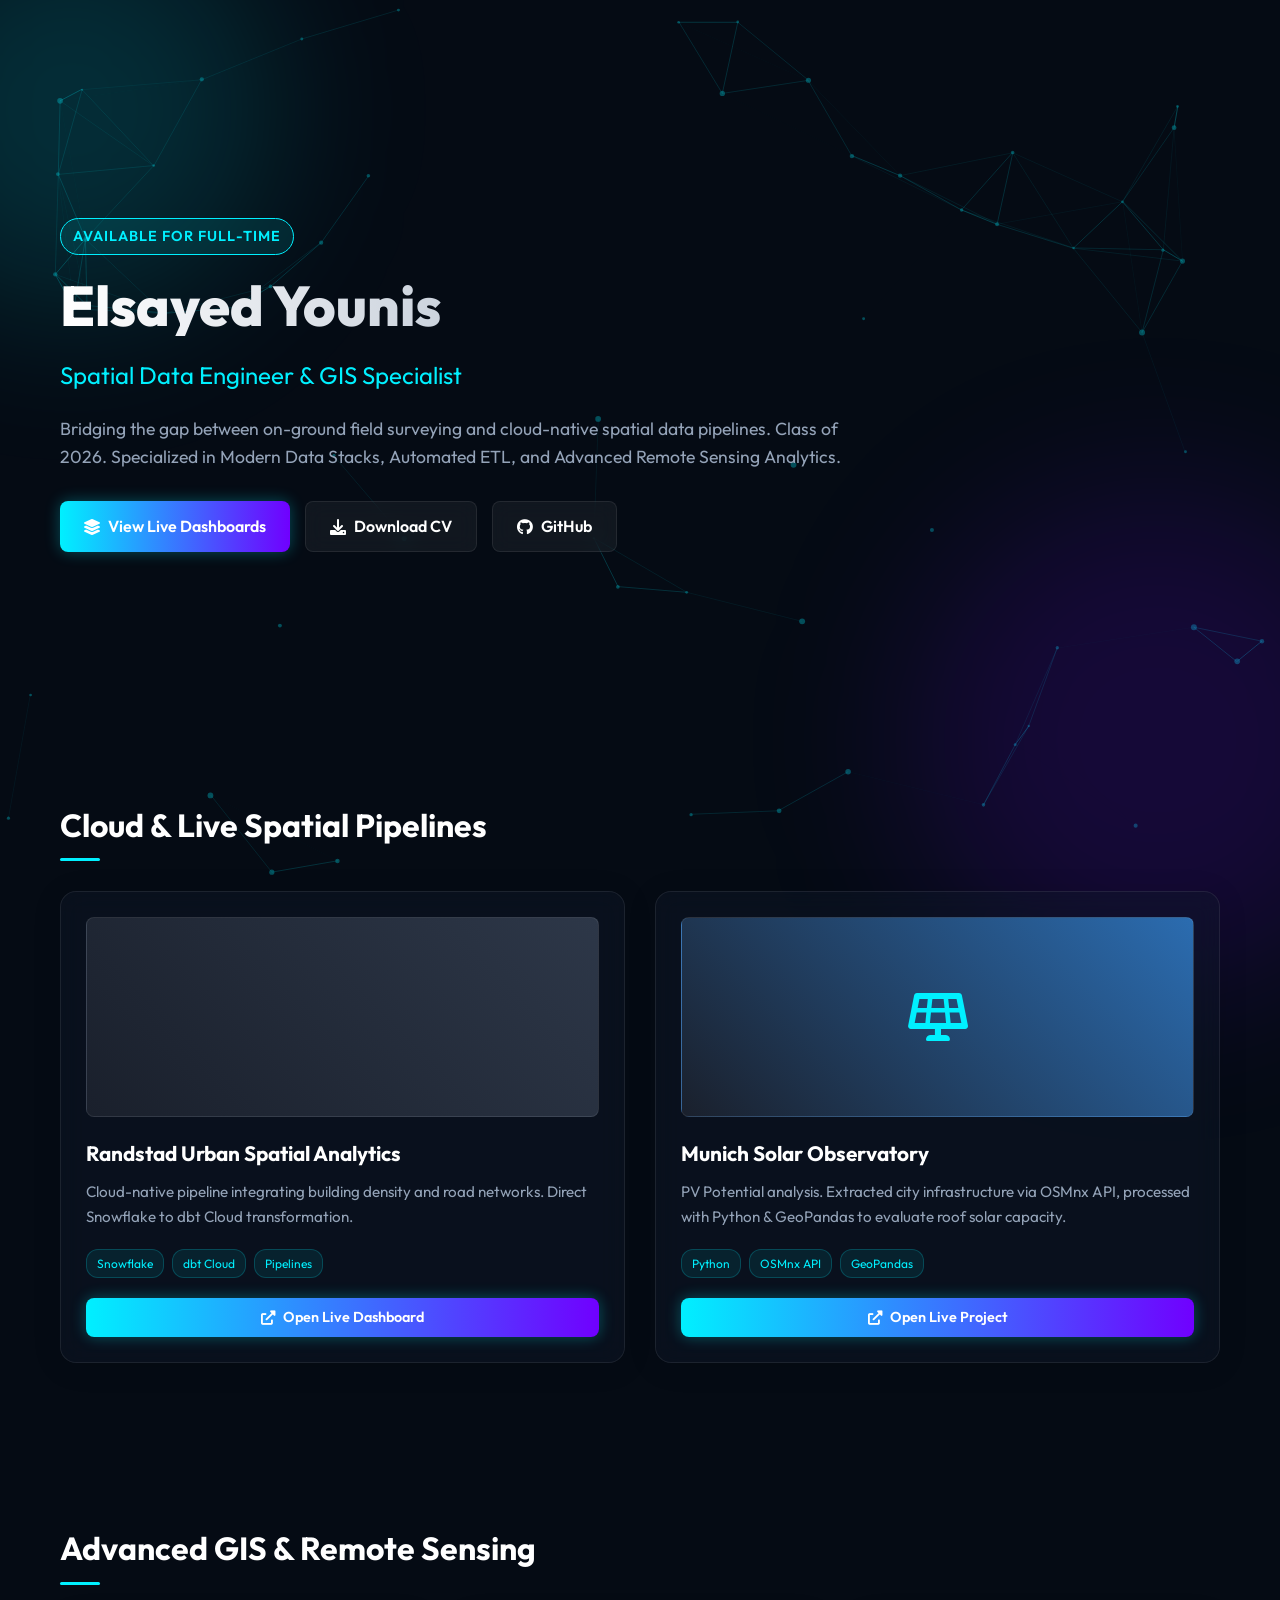
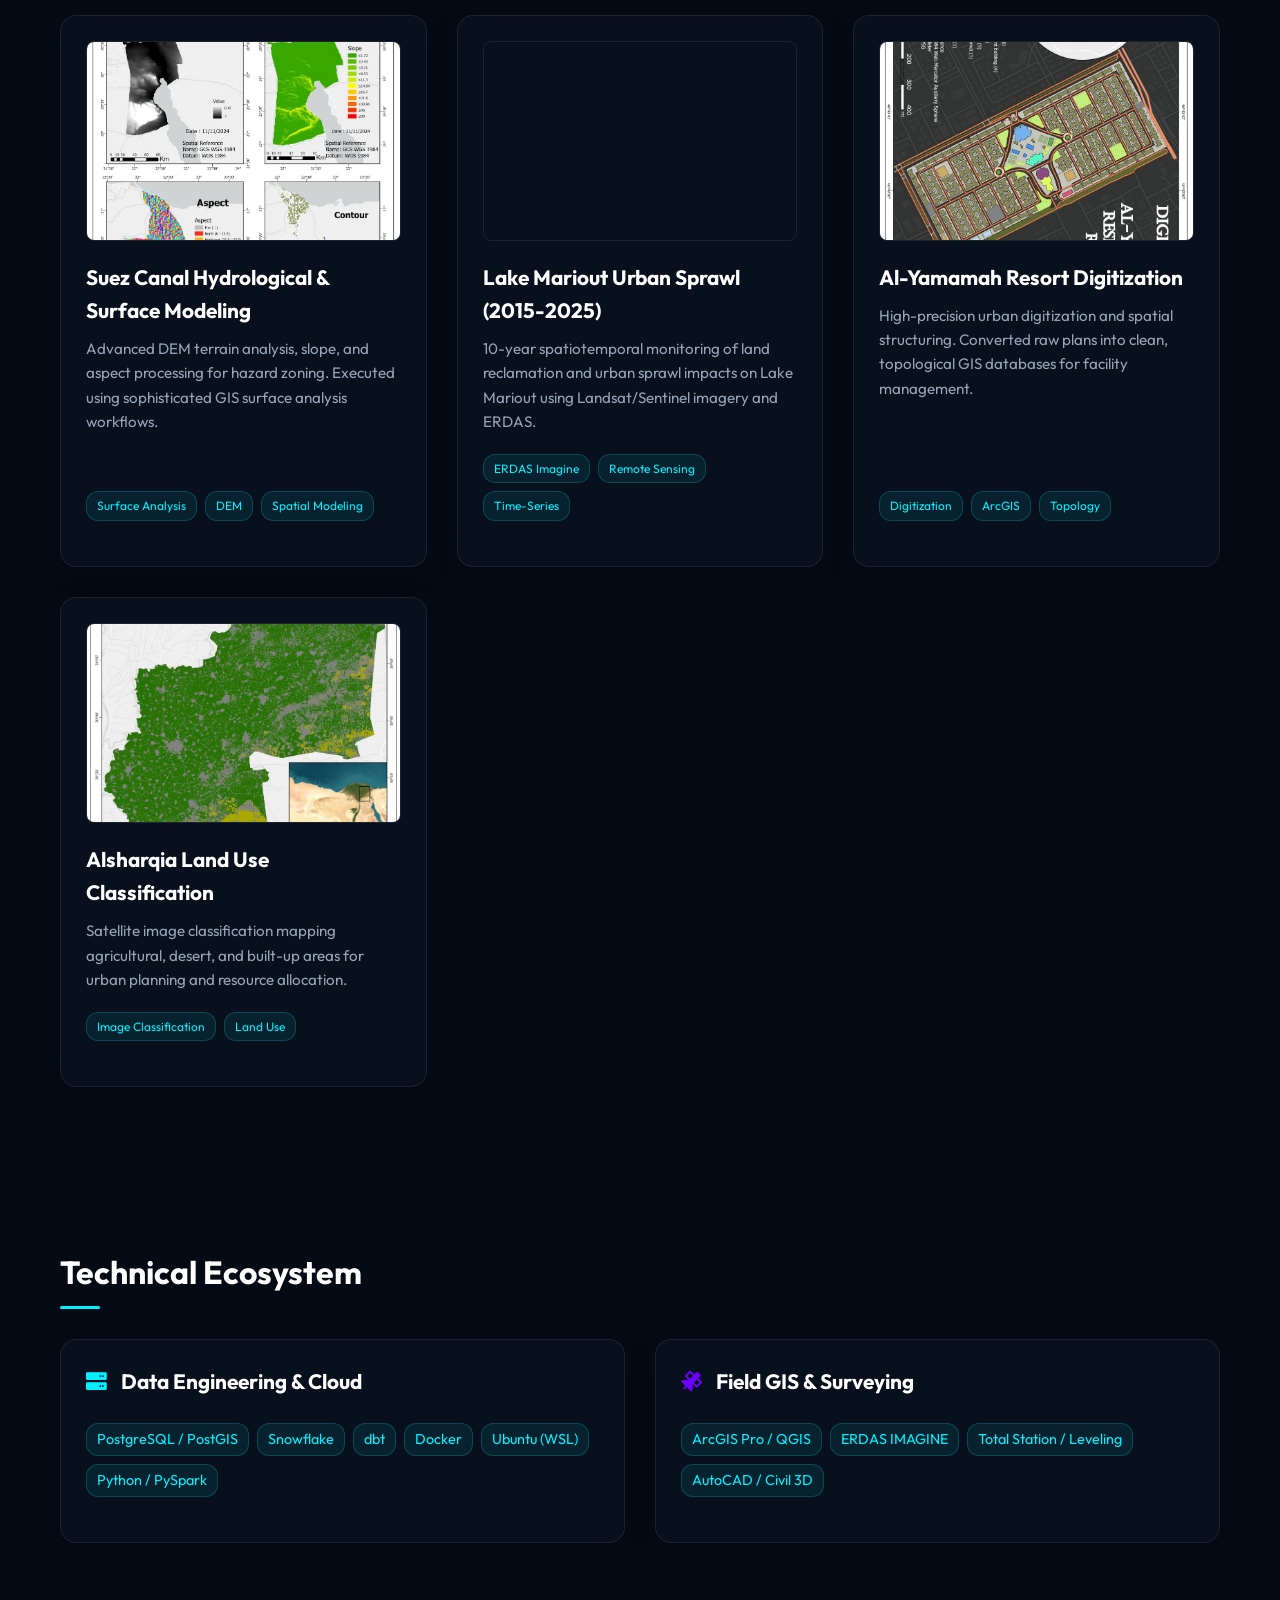
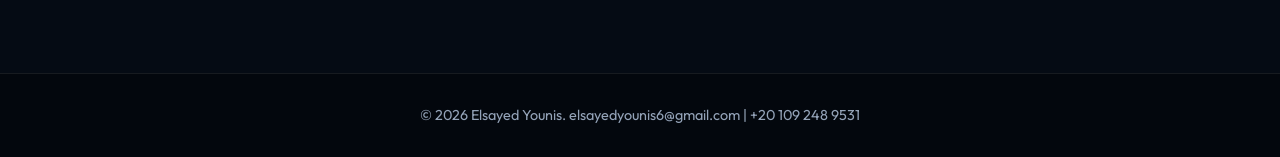
<file: index.html>
<!DOCTYPE html>
<html lang="en">
<head>
    <meta charset="UTF-8">
    <meta name="viewport" content="width=device-width, initial-scale=1.0">
    <title>Elsayed Younis | Spatial Data Engineer</title>
    <link href="https://fonts.googleapis.com/css2?family=Outfit:wght@300;400;600;800&display=swap" rel="stylesheet">
    <link rel="stylesheet" href="https://cdnjs.cloudflare.com/ajax/libs/font-awesome/6.0.0/css/all.min.css">
    <style>
        :root {
            --primary: #00f0ff;
            --secondary: #7000ff;
            --bg: #050b14;
            --glass-bg: rgba(16, 25, 43, 0.4);
            --glass-border: rgba(255, 255, 255, 0.08);
            --text-main: #e2e8f0;
            --text-muted: #94a3b8;
        }

        * { margin: 0; padding: 0; box-sizing: border-box; font-family: 'Outfit', sans-serif; }
        
        body { background-color: var(--bg); color: var(--text-main); overflow-x: hidden; line-height: 1.6; }
        
        /* Interactive Pipeline Canvas Background */
        #network-canvas { position: fixed; top: 0; left: 0; width: 100vw; height: 100vh; z-index: -1; opacity: 0.6; }

        /* Glowing Orbs for Glassmorphism Background */
        .orb { position: absolute; border-radius: 50%; filter: blur(80px); z-index: -1; animation: float 10s infinite alternate ease-in-out; }
        .orb-1 { top: -10%; left: -10%; width: 400px; height: 400px; background: rgba(0, 240, 255, 0.15); }
        .orb-2 { bottom: -10%; right: -10%; width: 500px; height: 500px; background: rgba(112, 0, 255, 0.15); }

        @keyframes float { 0% { transform: translate(0, 0); } 100% { transform: translate(30px, 50px); } }

        .container { max-width: 1200px; margin: 0 auto; padding: 0 20px; position: relative; z-index: 1; }

        /* Glassmorphism Classes */
        .glass-panel {
            background: var(--glass-bg);
            backdrop-filter: blur(12px);
            -webkit-backdrop-filter: blur(12px);
            border: 1px solid var(--glass-border);
            border-radius: 16px;
            box-shadow: 0 4px 30px rgba(0, 0, 0, 0.1);
        }

        /* Hero Section */
        .hero { min-height: 80vh; display: flex; align-items: center; padding-top: 50px; }
        .hero-content { max-width: 800px; }
        .hero-badge { display: inline-block; padding: 6px 12px; background: rgba(0, 240, 255, 0.1); border: 1px solid var(--primary); color: var(--primary); border-radius: 20px; font-size: 0.9rem; margin-bottom: 20px; font-weight: 600; letter-spacing: 1px;}
        .hero h1 { font-size: 3.5rem; font-weight: 800; line-height: 1.1; margin-bottom: 20px; background: linear-gradient(to right, #fff, var(--text-muted)); -webkit-background-clip: text; -webkit-text-fill-color: transparent; }
        .hero h2 { font-size: 1.5rem; color: var(--primary); font-weight: 400; margin-bottom: 20px; }
        .hero p { font-size: 1.1rem; color: var(--text-muted); margin-bottom: 30px; }

        /* Buttons */
        .btn-group { display: flex; gap: 15px; flex-wrap: wrap; }
        .btn { padding: 12px 24px; border-radius: 8px; text-decoration: none; font-weight: 600; transition: all 0.3s ease; display: inline-flex; align-items: center; gap: 8px; cursor: pointer; border: none; }
        .btn-glow { background: linear-gradient(90deg, var(--primary), var(--secondary)); color: #fff; box-shadow: 0 0 15px rgba(0, 240, 255, 0.3); }
        .btn-glow:hover { box-shadow: 0 0 25px rgba(112, 0, 255, 0.6); transform: translateY(-2px); }
        .btn-glass { background: rgba(255, 255, 255, 0.05); color: #fff; border: 1px solid var(--glass-border); backdrop-filter: blur(10px); }
        .btn-glass:hover { background: rgba(255, 255, 255, 0.1); border-color: var(--primary); transform: translateY(-2px); }

        /* Sections */
        .section { padding: 80px 0; }
        .section-title { font-size: 2rem; margin-bottom: 40px; display: inline-block; position: relative; color: #fff; }
        .section-title::after { content: ''; position: absolute; left: 0; bottom: -10px; width: 40px; height: 3px; background: var(--primary); border-radius: 2px; }

        /* Projects Grid */
        .grid { display: grid; grid-template-columns: repeat(auto-fit, minmax(320px, 1fr)); gap: 30px; }
        
        .card { padding: 25px; transition: transform 0.3s, border-color 0.3s; position: relative; overflow: hidden; display: flex; flex-direction: column;}
        .card:hover { transform: translateY(-5px); border-color: var(--primary); }
        .card-img { width: 100%; height: 200px; border-radius: 8px; object-fit: cover; margin-bottom: 20px; border: 1px solid var(--glass-border); }
        .card h3 { font-size: 1.3rem; margin-bottom: 10px; color: #fff; }
        .card p { color: var(--text-muted); font-size: 0.95rem; margin-bottom: 20px; flex-grow: 1; }
        
        .tech-stack { display: flex; flex-wrap: wrap; gap: 8px; margin-bottom: 20px; }
        .tech-tag { font-size: 0.75rem; padding: 4px 10px; background: rgba(0, 240, 255, 0.08); border: 1px solid rgba(0, 240, 255, 0.2); color: var(--primary); border-radius: 12px; }

        .card-actions { display: flex; gap: 10px; margin-top: auto;}
        
        /* Footer */
        footer { border-top: 1px solid var(--glass-border); padding: 30px 0; text-align: center; color: var(--text-muted); font-size: 0.9rem; margin-top: 50px; background: rgba(0,0,0,0.3);}
    </style>
</head>
<body>

    <canvas id="network-canvas"></canvas>
    <div class="orb orb-1"></div>
    <div class="orb orb-2"></div>

    <div class="container">
        <!-- Hero Section -->
        <section class="hero">
            <div class="hero-content">
                <div class="hero-badge">AVAILABLE FOR FULL-TIME</div>
                <h1>Elsayed Younis</h1>
                <h2>Spatial Data Engineer & GIS Specialist</h2>
                <p>Bridging the gap between on-ground field surveying and cloud-native spatial data pipelines. Class of 2026. Specialized in Modern Data Stacks, Automated ETL, and Advanced Remote Sensing Analytics.</p>
                <div class="btn-group">
                    <a href="#projects" class="btn btn-glow"><i class="fas fa-layer-group"></i> View Live Dashboards</a>
                    <a href="ELSAYED YOUNIS.pdf" download class="btn btn-glass"><i class="fas fa-download"></i> Download CV</a>
                    <a href="https://github.com/elsayed-younis" target="_blank" class="btn btn-glass"><i class="fab fa-github"></i> GitHub</a>
                </div>
            </div>
        </section>

        <!-- Live Pipelines & Dashboards -->
        <section id="projects" class="section">
            <h2 class="section-title">Cloud & Live Spatial Pipelines</h2>
            <div class="grid">
                <!-- Randstad Dashboard -->
                <div class="glass-panel card">
                    <!-- Placeholder color for thumbnail, replace src with actual image if needed -->
                    <div class="card-img" style="background: linear-gradient(45deg, #1a202c, #2d3748); display: flex; align-items: center; justify-content: center; color: var(--primary); font-size: 3rem;"><i class="fas fa-chart-network"></i></div>
                    <h3>Randstad Urban Spatial Analytics</h3>
                    <p>Cloud-native pipeline integrating building density and road networks. Direct Snowflake to dbt Cloud transformation.</p>
                    <div class="tech-stack">
                        <span class="tech-tag">Snowflake</span>
                        <span class="tech-tag">dbt Cloud</span>
                        <span class="tech-tag">Pipelines</span>
                    </div>
                    <div class="card-actions">
                        <a href="https://elsayed-younis.github.io/randstad-urban-spatial-analytics/dashboard/" target="_blank" class="btn btn-glow" style="padding: 8px 16px; font-size: 0.9rem; width: 100%; justify-content: center;"><i class="fas fa-external-link-alt"></i> Open Live Dashboard</a>
                    </div>
                </div>

                <!-- Solar Munchen -->
                <div class="glass-panel card">
                    <div class="card-img" style="background: linear-gradient(45deg, #1a202c, #2b6cb0); display: flex; align-items: center; justify-content: center; color: var(--primary); font-size: 3rem;"><i class="fas fa-solar-panel"></i></div>
                    <h3>Munich Solar Observatory</h3>
                    <p>PV Potential analysis. Extracted city infrastructure via OSMnx API, processed with Python & GeoPandas to evaluate roof solar capacity.</p>
                    <div class="tech-stack">
                        <span class="tech-tag">Python</span>
                        <span class="tech-tag">OSMnx API</span>
                        <span class="tech-tag">GeoPandas</span>
                    </div>
                    <div class="card-actions">
                        <a href="https://elsayed-younis.github.io/solar-munchen-observatory/" target="_blank" class="btn btn-glow" style="padding: 8px 16px; font-size: 0.9rem; width: 100%; justify-content: center;"><i class="fas fa-external-link-alt"></i> Open Live Project</a>
                    </div>
                </div>
            </div>
        </section>

        <!-- Advanced GIS & Remote Sensing -->
        <section class="section">
            <h2 class="section-title">Advanced GIS & Remote Sensing</h2>
            <div class="grid">
                <!-- Suez Canal DEM -->
                <div class="glass-panel card">
                    <img src="استخدام_الأرض.jpg" alt="Suez Canal DEM Analysis" class="card-img">
                    <h3>Suez Canal Hydrological & Surface Modeling</h3>
                    <p>Advanced DEM terrain analysis, slope, and aspect processing for hazard zoning. Executed using sophisticated GIS surface analysis workflows.</p>
                    <div class="tech-stack">
                        <span class="tech-tag">Surface Analysis</span>
                        <span class="tech-tag">DEM</span>
                        <span class="tech-tag">Spatial Modeling</span>
                    </div>
                </div>

                <!-- Lake Mariout Video/Project -->
                <div class="glass-panel card">
                    <video class="card-img" autoplay loop muted playsinline>
                        <source src="بحيرة_مريوط.mp4" type="video/mp4">
                    </video>
                    <h3>Lake Mariout Urban Sprawl (2015-2025)</h3>
                    <p>10-year spatiotemporal monitoring of land reclamation and urban sprawl impacts on Lake Mariout using Landsat/Sentinel imagery and ERDAS.</p>
                    <div class="tech-stack">
                        <span class="tech-tag">ERDAS Imagine</span>
                        <span class="tech-tag">Remote Sensing</span>
                        <span class="tech-tag">Time-Series</span>
                    </div>
                </div>

                <!-- Al-Yamamah Digitization -->
                <div class="glass-panel card">
                    <img src="رقمنة_الكومباوند.jpg" alt="Compound Digitization" class="card-img">
                    <h3>Al-Yamamah Resort Digitization</h3>
                    <p>High-precision urban digitization and spatial structuring. Converted raw plans into clean, topological GIS databases for facility management.</p>
                    <div class="tech-stack">
                        <span class="tech-tag">Digitization</span>
                        <span class="tech-tag">ArcGIS</span>
                        <span class="tech-tag">Topology</span>
                    </div>
                </div>
                
                <!-- Alsharqia LandUse -->
                <div class="glass-panel card">
                    <img src="تحليلات_السطح.jpg" alt="Alsharqia Land Use" class="card-img">
                    <h3>Alsharqia Land Use Classification</h3>
                    <p>Satellite image classification mapping agricultural, desert, and built-up areas for urban planning and resource allocation.</p>
                    <div class="tech-stack">
                        <span class="tech-tag">Image Classification</span>
                        <span class="tech-tag">Land Use</span>
                    </div>
                </div>
            </div>
        </section>

        <!-- Tech Ecosystem -->
        <section class="section">
            <h2 class="section-title">Technical Ecosystem</h2>
            <div class="grid" style="grid-template-columns: 1fr 1fr;">
                <div class="glass-panel card" style="height: auto;">
                    <h3><i class="fas fa-server" style="color: var(--primary); margin-right: 10px;"></i> Data Engineering & Cloud</h3>
                    <div class="tech-stack" style="margin-top: 15px;">
                        <span class="tech-tag" style="font-size: 0.9rem;">PostgreSQL / PostGIS</span>
                        <span class="tech-tag" style="font-size: 0.9rem;">Snowflake</span>
                        <span class="tech-tag" style="font-size: 0.9rem;">dbt</span>
                        <span class="tech-tag" style="font-size: 0.9rem;">Docker</span>
                        <span class="tech-tag" style="font-size: 0.9rem;">Ubuntu (WSL)</span>
                        <span class="tech-tag" style="font-size: 0.9rem;">Python / PySpark</span>
                    </div>
                </div>
                <div class="glass-panel card" style="height: auto;">
                    <h3><i class="fas fa-satellite" style="color: var(--secondary); margin-right: 10px;"></i> Field GIS & Surveying</h3>
                    <div class="tech-stack" style="margin-top: 15px;">
                        <span class="tech-tag" style="font-size: 0.9rem;">ArcGIS Pro / QGIS</span>
                        <span class="tech-tag" style="font-size: 0.9rem;">ERDAS IMAGINE</span>
                        <span class="tech-tag" style="font-size: 0.9rem;">Total Station / Leveling</span>
                        <span class="tech-tag" style="font-size: 0.9rem;">AutoCAD / Civil 3D</span>
                    </div>
                </div>
            </div>
        </section>

    </div>

    <footer>
        <div class="container">
            <p>&copy; 2026 Elsayed Younis. elsayedyounis6@gmail.com | +20 109 248 9531</p>
        </div>
    </footer>

    <!-- Interactive Pipeline Nodes Animation Script -->
    <script>
        const canvas = document.getElementById('network-canvas');
        const ctx = canvas.getContext('2d');
        let width, height;
        let nodes = [];

        function init() {
            width = canvas.width = window.innerWidth;
            height = canvas.height = window.innerHeight;
            nodes = [];
            for (let i = 0; i < 60; i++) {
                nodes.push({
                    x: Math.random() * width,
                    y: Math.random() * height,
                    vx: (Math.random() - 0.5) * 1,
                    vy: (Math.random() - 0.5) * 1,
                    radius: Math.random() * 2 + 1
                });
            }
        }

        function draw() {
            ctx.clearRect(0, 0, width, height);
            
            for (let i = 0; i < nodes.length; i++) {
                let node = nodes[i];
                node.x += node.vx;
                node.y += node.vy;

                if (node.x < 0 || node.x > width) node.vx *= -1;
                if (node.y < 0 || node.y > height) node.vy *= -1;

                ctx.beginPath();
                ctx.arc(node.x, node.y, node.radius, 0, Math.PI * 2);
                ctx.fillStyle = 'rgba(0, 240, 255, 0.5)';
                ctx.fill();

                for (let j = i + 1; j < nodes.length; j++) {
                    let node2 = nodes[j];
                    let dx = node.x - node2.x;
                    let dy = node.y - node2.y;
                    let dist = Math.sqrt(dx * dx + dy * dy);

                    if (dist < 150) {
                        ctx.beginPath();
                        ctx.moveTo(node.x, node.y);
                        ctx.lineTo(node2.x, node2.y);
                        ctx.strokeStyle = `rgba(0, 240, 255, ${1 - dist / 150})`;
                        ctx.lineWidth = 0.5;
                        ctx.stroke();
                    }
                }
            }
            requestAnimationFrame(draw);
        }

        window.addEventListener('resize', init);
        init();
        draw();
    </script>
</body>
</html>
</file>
